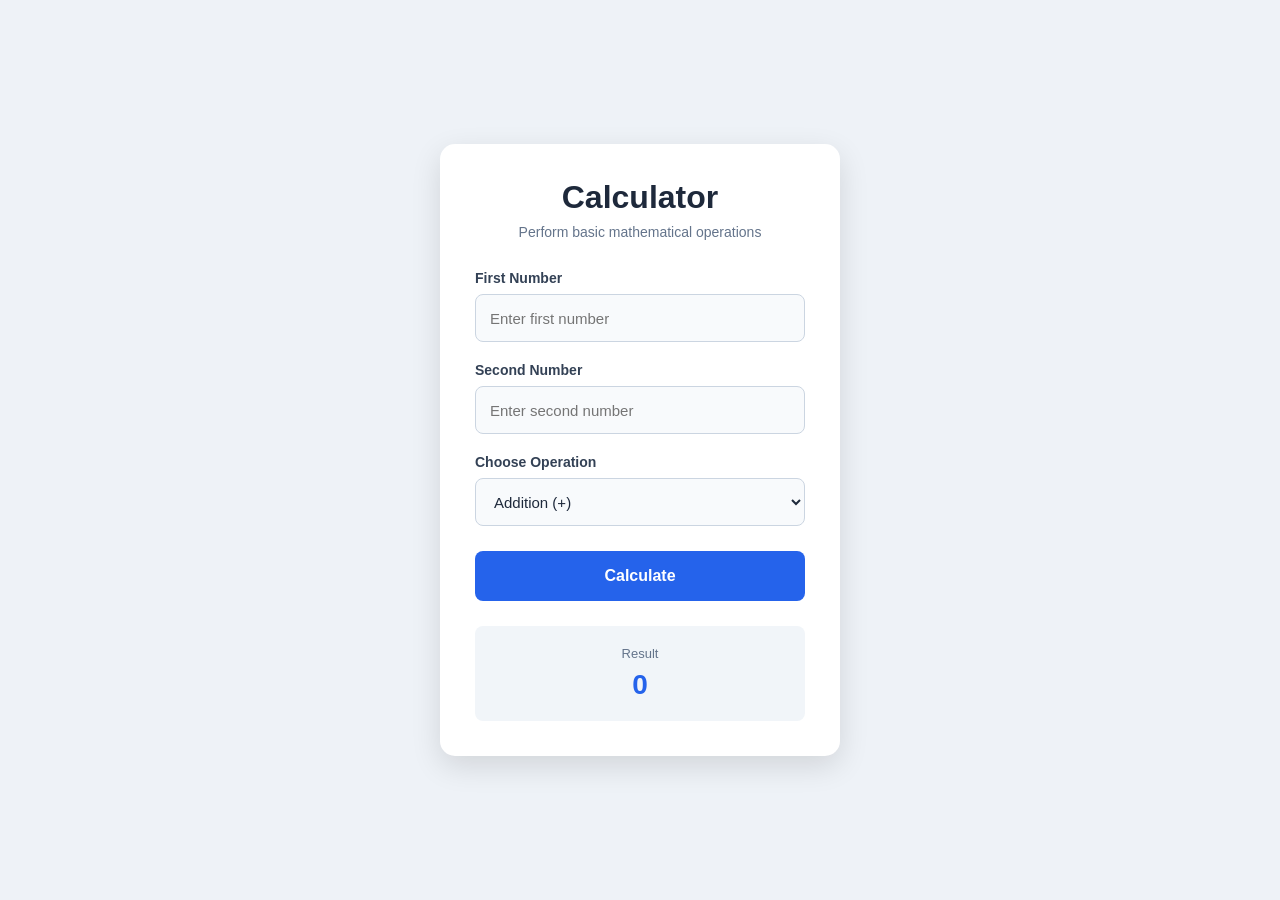
<file: Task2/index.html>
<!DOCTYPE html>
<html lang="en">

<head>
    <meta charset="UTF-8">
    <meta name="viewport" content="width=device-width, initial-scale=1.0">

    <title>Calculator</title>

    <link rel="stylesheet" href="style2.css">
</head>

<body>

    <div class="calculator">

        <h1>Calculator</h1>
        <p class="subtitle">Perform basic mathematical operations</p>

        <div class="input-group">
            <label for="num1">First Number</label>
            <input type="number" id="num1" placeholder="Enter first number">
        </div>

        <div class="input-group">
            <label for="num2">Second Number</label>
            <input type="number" id="num2" placeholder="Enter second number">
        </div>

        <div class="input-group">
            <label for="operation">Choose Operation</label>

            <select id="operation">
                <option value="+">Addition (+)</option>
                <option value="-">Subtraction (-)</option>
                <option value="*">Multiplication (×)</option>
                <option value="/">Division (÷)</option>
            </select>
        </div>

        <button onclick="calculate()">Calculate</button>

        <div class="result-box">
            <span>Result</span>
            <h2 id="result">0</h2>
        </div>

    </div>

    <script src="script2.js"></script>

</body>

</html>
</file>
<file: Task2/style2.css>
* {
    margin: 0;
    padding: 0;
    box-sizing: border-box;
}

body {
    font-family: Arial, sans-serif;
    background-color: #eef2f7;

    min-height: 100vh;

    display: flex;
    justify-content: center;
    align-items: center;

    padding: 20px;
}

.calculator {
    width: 400px;

    background-color: white;

    padding: 35px;

    border-radius: 15px;

    box-shadow: 0 10px 30px rgba(0, 0, 0, 0.12);
}

h1 {
    text-align: center;

    color: #1e293b;

    font-size: 32px;

    margin-bottom: 8px;
}

.subtitle {
    text-align: center;

    color: #64748b;

    font-size: 14px;

    margin-bottom: 30px;
}

.input-group {
    margin-bottom: 20px;
}

label {
    display: block;

    color: #334155;

    font-size: 14px;

    font-weight: bold;

    margin-bottom: 8px;
}

input,
select {
    width: 100%;

    height: 48px;

    padding: 0 14px;

    border: 1px solid #cbd5e1;

    border-radius: 8px;

    background-color: #f8fafc;

    color: #1e293b;

    font-size: 15px;

    outline: none;
}

input:focus,
select:focus {
    border-color: #2563eb;

    background-color: white;

    box-shadow: 0 0 0 3px rgba(37, 99, 235, 0.1);
}

button {
    width: 100%;

    height: 50px;

    border: none;

    border-radius: 8px;

    background-color: #2563eb;

    color: white;

    font-size: 16px;

    font-weight: bold;

    cursor: pointer;

    margin-top: 5px;
}

button:hover {
    background-color: #1d4ed8;
}

.result-box {
    margin-top: 25px;

    padding: 20px;

    background-color: #f1f5f9;

    border-radius: 8px;

    text-align: center;
}

.result-box span {
    display: block;

    color: #64748b;

    font-size: 13px;

    margin-bottom: 8px;
}

.result-box h2 {
    color: #2563eb;

    font-size: 28px;
}
</file>
